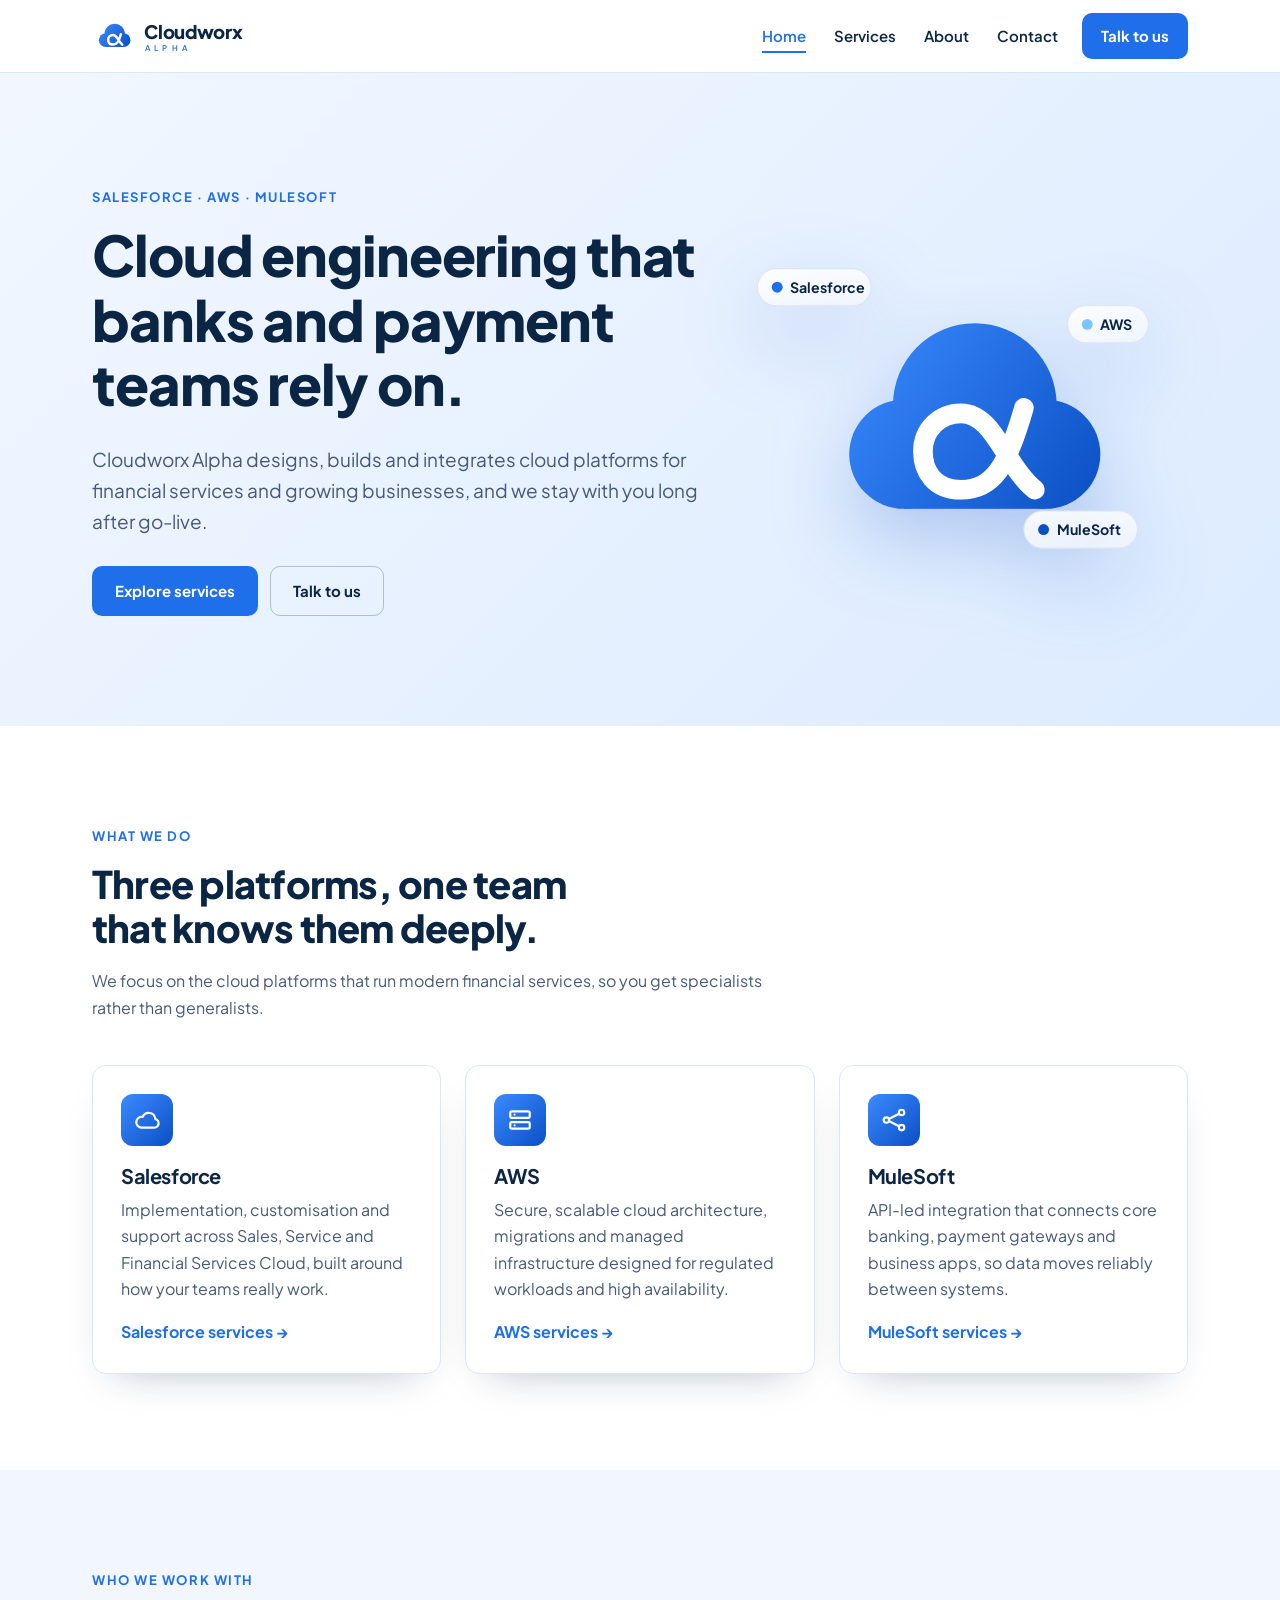
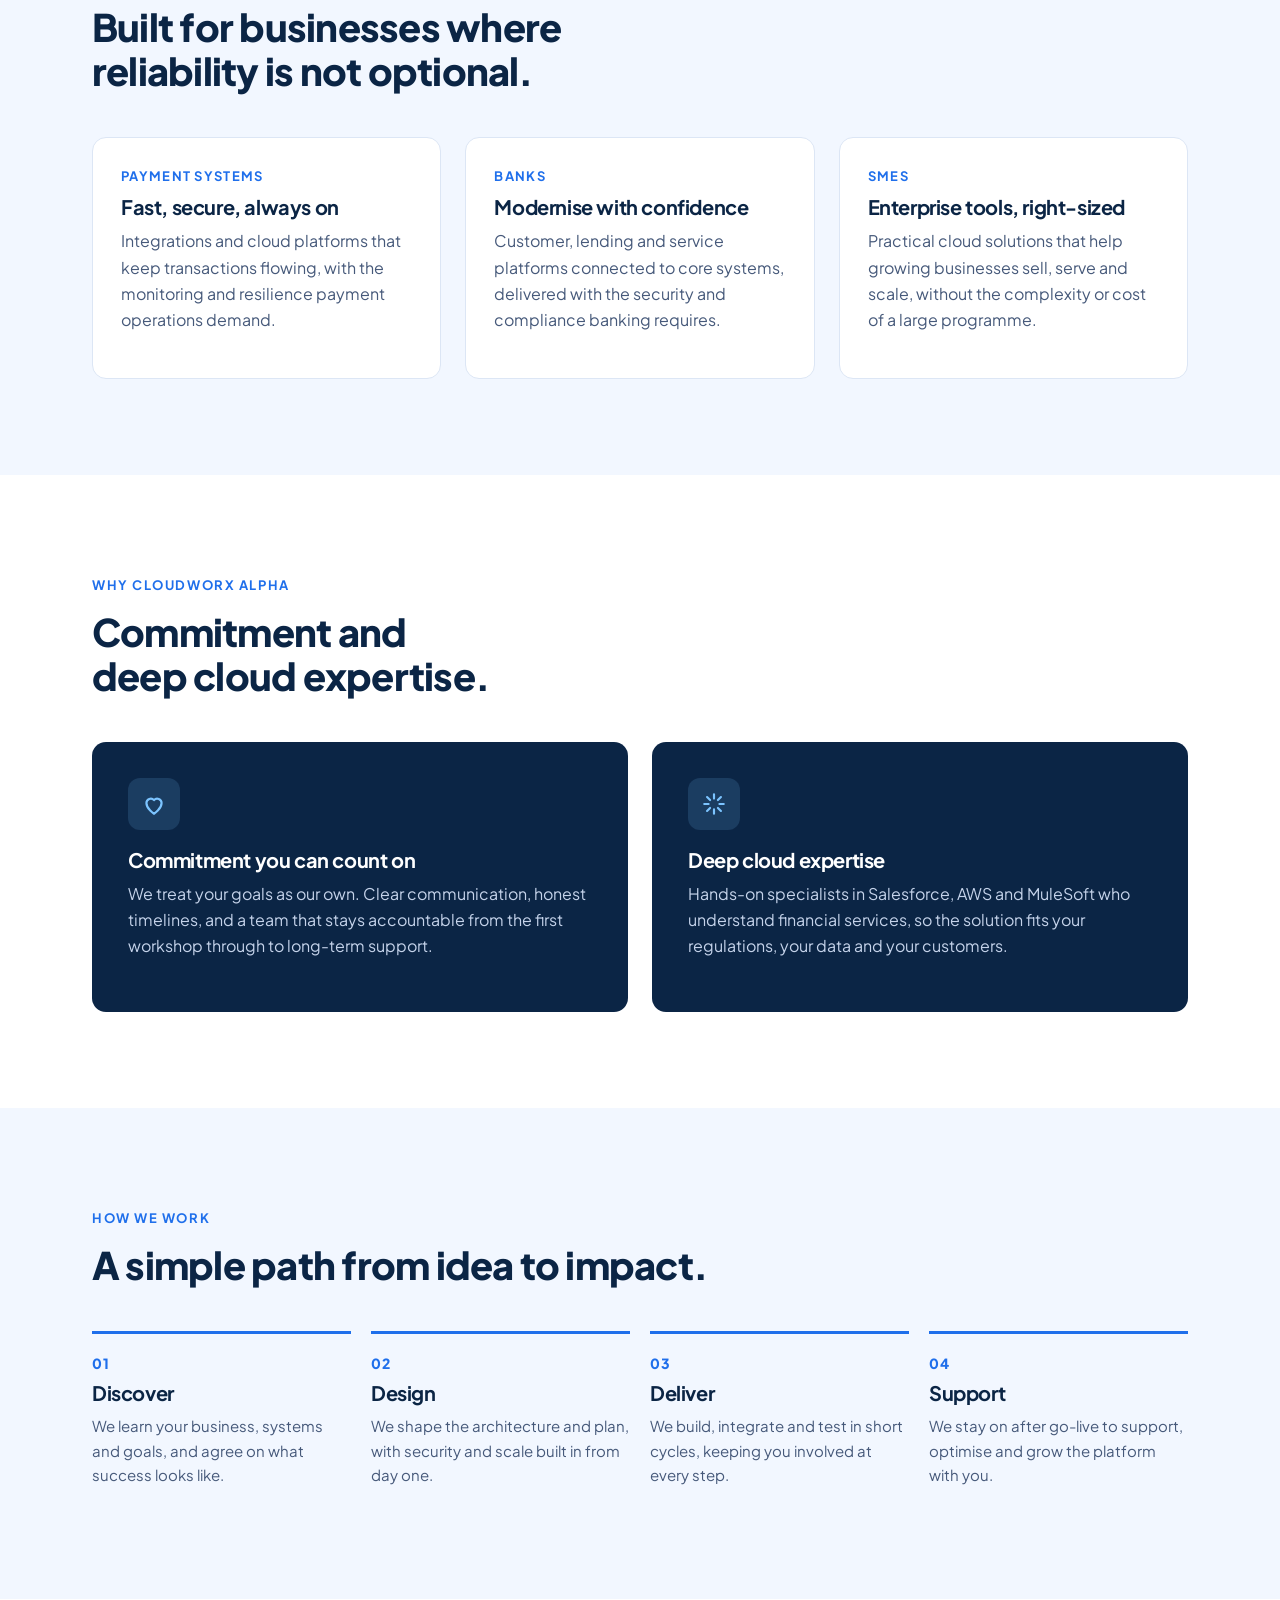
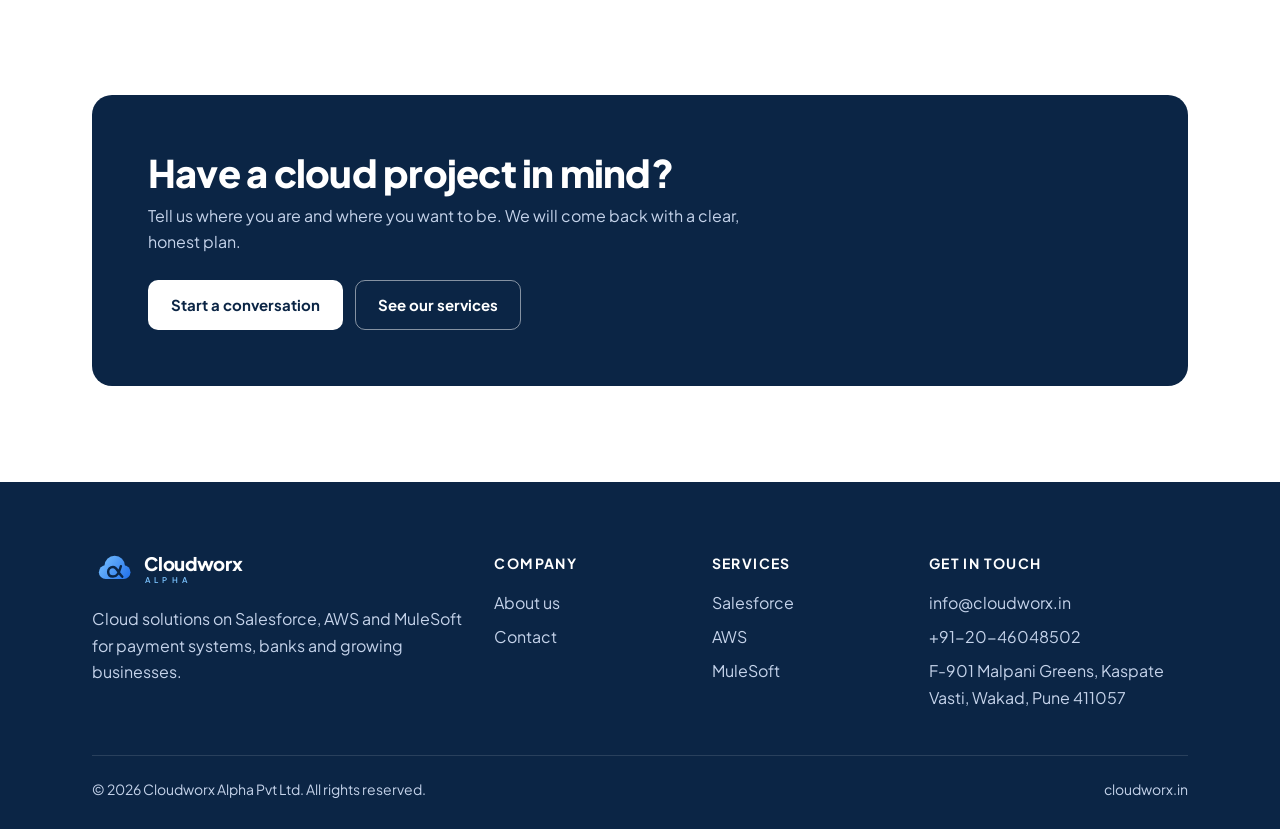
<file: index.html>
<!doctype html>
<html lang="en">
<head>
  <meta charset="utf-8">
  <meta name="viewport" content="width=device-width, initial-scale=1">
  <title>Cloudworx Alpha | Salesforce, AWS and MuleSoft cloud solutions</title>
  <meta name="description" content="Cloudworx Alpha builds cloud solutions on Salesforce, AWS and MuleSoft for payment systems, banks and SMEs.">
  <meta property="og:title" content="Cloudworx Alpha | Salesforce, AWS and MuleSoft cloud solutions">
  <meta property="og:description" content="Cloudworx Alpha builds cloud solutions on Salesforce, AWS and MuleSoft for payment systems, banks and SMEs.">
  <meta property="og:site_name" content="Cloudworx Alpha">
  <link rel="icon" href="assets/img/favicon.svg" type="image/svg+xml">
  <link rel="preconnect" href="https://fonts.googleapis.com">
  <link rel="preconnect" href="https://fonts.gstatic.com" crossorigin>
  <link rel="stylesheet" href="https://fonts.googleapis.com/css2?family=Plus+Jakarta+Sans:wght@400;600;700;800&display=swap">
  <link rel="stylesheet" href="assets/css/style.css">
</head>
<body>
  <a class="skip" href="#main">Skip to content</a>
  <header class="site-header">
    <div class="container nav">
      <a class="brand" href="index.html" aria-label="Cloudworx Alpha home"><svg viewBox="0 0 246 64" role="img" aria-label="Cloudworx Alpha"><defs><linearGradient id="lg-h" gradientUnits="userSpaceOnUse" x1="10" y1="14" x2="56" y2="48"><stop offset="0" stop-color="#3B8BFF"/><stop offset="1" stop-color="#0B4FC4"/></linearGradient></defs><g fill="url(#lg-h)"><circle cx="20" cy="38" r="10"/><circle cx="33" cy="29" r="15"/><circle cx="46" cy="38" r="10"/><rect x="20" y="34" width="26" height="14"/></g><path d="M42 29.5 C39 40 36.5 44.5 30.5 44.5 C25.5 44.5 23.5 41 23.5 37.5 C23.5 33.5 26.5 30.5 30.5 30.5 C36.5 30.5 38.5 40 44 44.5" fill="none" stroke="#FFFFFF" stroke-width="3.6" stroke-linecap="round" stroke-linejoin="round"/><text x="76" y="37" font-family="Plus Jakarta Sans, Segoe UI, sans-serif" font-weight="800" font-size="27" letter-spacing="-0.5" fill="#0B2545">Cloudworx</text><text x="77" y="54" font-family="Plus Jakarta Sans, Segoe UI, sans-serif" font-weight="600" font-size="11.5" letter-spacing="6.2" fill="#1F6FEB">ALPHA</text></svg></a>
      <button class="nav-toggle" aria-expanded="false" aria-controls="nav-links" aria-label="Open menu"><span></span></button>
      <ul class="nav-links" id="nav-links">
        <li><a href="index.html" aria-current="page">Home</a></li>
        <li><a href="services.html">Services</a></li>
        <li><a href="about.html">About</a></li>
        <li><a href="contact.html">Contact</a></li>
        <li class="mobile-cta"><a class="btn btn-primary" href="contact.html">Talk to us</a></li>
      </ul>
      <a class="btn btn-primary" href="contact.html">Talk to us</a>
    </div>
  </header>

  <main id="main">
    <section class="hero">
      <div class="container hero-grid">
        <div>
          <span class="eyebrow">Salesforce &middot; AWS &middot; MuleSoft</span>
          <h1>Cloud engineering that banks and payment teams rely on.</h1>
          <p class="lead">Cloudworx Alpha designs, builds and integrates cloud platforms for financial services and growing businesses, and we stay with you long after go-live.</p>
          <div class="actions">
            <a class="btn btn-primary" href="services.html">Explore services</a>
            <a class="btn btn-ghost" href="contact.html">Talk to us</a>
          </div>
        </div>
        <div class="hero-art"><svg viewBox="0 0 400 320" aria-hidden="true"><defs><linearGradient id="ha" gradientUnits="userSpaceOnUse" x1="10" y1="14" x2="56" y2="48"><stop offset="0" stop-color="#3B8BFF"/><stop offset="1" stop-color="#0B4FC4"/></linearGradient><linearGradient id="hb" x1="0" y1="0" x2="1" y2="1"><stop offset="0" stop-color="#FFFFFF" stop-opacity=".9"/><stop offset="1" stop-color="#FFFFFF" stop-opacity=".55"/></linearGradient></defs>
<g transform="translate(40 20) scale(5)"><g fill="url(#ha)"><circle cx="20" cy="38" r="10"/><circle cx="33" cy="29" r="15"/><circle cx="46" cy="38" r="10"/><rect x="20" y="34" width="26" height="14"/></g><path d="M42 29.5 C39 40 36.5 44.5 30.5 44.5 C25.5 44.5 23.5 41 23.5 37.5 C23.5 33.5 26.5 30.5 30.5 30.5 C36.5 30.5 38.5 40 44 44.5" fill="none" stroke="#FFFFFF" stroke-width="3.6" stroke-linecap="round" stroke-linejoin="round"/></g>
<g font-family="Plus Jakarta Sans, sans-serif" font-weight="700" font-size="13" fill="#0B2545">
<g transform="translate(6 40)"><rect width="104" height="34" rx="17" fill="url(#hb)" stroke="#DCE5F2"/><circle cx="18" cy="17" r="5" fill="#1F6FEB"/><text x="30" y="22">Salesforce</text></g>
<g transform="translate(290 74)"><rect width="74" height="34" rx="17" fill="url(#hb)" stroke="#DCE5F2"/><circle cx="18" cy="17" r="5" fill="#7CC4FF"/><text x="30" y="22">AWS</text></g>
<g transform="translate(250 262)"><rect width="104" height="34" rx="17" fill="url(#hb)" stroke="#DCE5F2"/><circle cx="18" cy="17" r="5" fill="#0B4FC4"/><text x="30" y="22">MuleSoft</text></g>
</g></svg></div>
      </div>
    </section>

    <section class="section">
      <div class="container">
        <div class="section-head">
          <span class="eyebrow">What we do</span>
          <h2>Three platforms, one team that knows them deeply.</h2>
          <p>We focus on the cloud platforms that run modern financial services, so you get specialists rather than generalists.</p>
        </div>
        <div class="grid-3">
          <article class="card">
            <div class="icon"><svg viewBox="0 0 24 24" fill="none" stroke="currentColor" stroke-width="2" stroke-linecap="round" stroke-linejoin="round"><path d="M17.5 19H7a5 5 0 1 1 1.1-9.9A6 6 0 0 1 19.6 11 4 4 0 0 1 17.5 19z"/></svg></div>
            <h3>Salesforce</h3>
            <p>Implementation, customisation and support across Sales, Service and Financial Services Cloud, built around how your teams really work.</p>
            <a class="more" href="services.html#salesforce">Salesforce services &rarr;</a>
          </article>
          <article class="card">
            <div class="icon"><svg viewBox="0 0 24 24" fill="none" stroke="currentColor" stroke-width="2" stroke-linecap="round" stroke-linejoin="round"><rect x="3" y="4" width="18" height="6" rx="1.5"/><rect x="3" y="14" width="18" height="6" rx="1.5"/><path d="M7 7h.01M7 17h.01"/></svg></div>
            <h3>AWS</h3>
            <p>Secure, scalable cloud architecture, migrations and managed infrastructure designed for regulated workloads and high availability.</p>
            <a class="more" href="services.html#aws">AWS services &rarr;</a>
          </article>
          <article class="card">
            <div class="icon"><svg viewBox="0 0 24 24" fill="none" stroke="currentColor" stroke-width="2" stroke-linecap="round" stroke-linejoin="round"><circle cx="5" cy="12" r="2.5"/><circle cx="19" cy="5" r="2.5"/><circle cx="19" cy="19" r="2.5"/><path d="M7.3 11l9.4-4.8M7.3 13l9.4 4.8"/></svg></div>
            <h3>MuleSoft</h3>
            <p>API-led integration that connects core banking, payment gateways and business apps, so data moves reliably between systems.</p>
            <a class="more" href="services.html#mulesoft">MuleSoft services &rarr;</a>
          </article>
        </div>
      </div>
    </section>

    <section class="section section-alt industries">
      <div class="container">
        <div class="section-head">
          <span class="eyebrow">Who we work with</span>
          <h2>Built for businesses where reliability is not optional.</h2>
        </div>
        <div class="grid-3">
          <article class="card">
            <span class="industry-tag">Payment systems</span>
            <h3>Fast, secure, always on</h3>
            <p>Integrations and cloud platforms that keep transactions flowing, with the monitoring and resilience payment operations demand.</p>
          </article>
          <article class="card">
            <span class="industry-tag">Banks</span>
            <h3>Modernise with confidence</h3>
            <p>Customer, lending and service platforms connected to core systems, delivered with the security and compliance banking requires.</p>
          </article>
          <article class="card">
            <span class="industry-tag">SMEs</span>
            <h3>Enterprise tools, right-sized</h3>
            <p>Practical cloud solutions that help growing businesses sell, serve and scale, without the complexity or cost of a large programme.</p>
          </article>
        </div>
      </div>
    </section>

    <section class="section">
      <div class="container">
        <div class="section-head">
          <span class="eyebrow">Why Cloudworx Alpha</span>
          <h2>Commitment and deep cloud expertise.</h2>
        </div>
        <div class="strengths">
          <article class="strength">
            <div class="icon"><svg viewBox="0 0 24 24" fill="none" stroke="currentColor" stroke-width="2" stroke-linecap="round" stroke-linejoin="round"><path d="M12 21s-7-4.4-7-10a4 4 0 0 1 7-2.6A4 4 0 0 1 19 11c0 5.6-7 10-7 10z"/></svg></div>
            <h3>Commitment you can count on</h3>
            <p>We treat your goals as our own. Clear communication, honest timelines, and a team that stays accountable from the first workshop through to long-term support.</p>
          </article>
          <article class="strength">
            <div class="icon"><svg viewBox="0 0 24 24" fill="none" stroke="currentColor" stroke-width="2" stroke-linecap="round" stroke-linejoin="round"><path d="M12 3v4M12 17v4M3 12h4M17 12h4M5.6 5.6l2.8 2.8M15.6 15.6l2.8 2.8M5.6 18.4l2.8-2.8M15.6 8.4l2.8-2.8"/></svg></div>
            <h3>Deep cloud expertise</h3>
            <p>Hands-on specialists in Salesforce, AWS and MuleSoft who understand financial services, so the solution fits your regulations, your data and your customers.</p>
          </article>
        </div>
      </div>
    </section>

    <section class="section section-alt">
      <div class="container">
        <div class="section-head">
          <span class="eyebrow">How we work</span>
          <h2>A simple path from idea to impact.</h2>
        </div>
        <ol class="steps">
          <li><h3>Discover</h3><p>We learn your business, systems and goals, and agree on what success looks like.</p></li>
          <li><h3>Design</h3><p>We shape the architecture and plan, with security and scale built in from day one.</p></li>
          <li><h3>Deliver</h3><p>We build, integrate and test in short cycles, keeping you involved at every step.</p></li>
          <li><h3>Support</h3><p>We stay on after go-live to support, optimise and grow the platform with you.</p></li>
        </ol>
      </div>
    </section>

    <section class="section">
      <div class="container">
        <div class="cta-band">
          <div>
            <h2>Have a cloud project in mind?</h2>
            <p>Tell us where you are and where you want to be. We will come back with a clear, honest plan.</p>
          </div>
          <div class="actions">
            <a class="btn btn-light" href="contact.html">Start a conversation</a>
            <a class="btn btn-outline-light" href="services.html">See our services</a>
          </div>
        </div>
      </div>
    </section>
  </main>

  <footer class="site-footer">
    <div class="container">
      <div class="footer-grid">
        <div>
          <a class="brand" href="index.html" aria-label="Cloudworx Alpha home"><svg viewBox="0 0 246 64" role="img" aria-label="Cloudworx Alpha"><defs><linearGradient id="lg-f" gradientUnits="userSpaceOnUse" x1="10" y1="14" x2="56" y2="48"><stop offset="0" stop-color="#7CC4FF"/><stop offset="1" stop-color="#1F6FEB"/></linearGradient></defs><g fill="url(#lg-f)"><circle cx="20" cy="38" r="10"/><circle cx="33" cy="29" r="15"/><circle cx="46" cy="38" r="10"/><rect x="20" y="34" width="26" height="14"/></g><path d="M42 29.5 C39 40 36.5 44.5 30.5 44.5 C25.5 44.5 23.5 41 23.5 37.5 C23.5 33.5 26.5 30.5 30.5 30.5 C36.5 30.5 38.5 40 44 44.5" fill="none" stroke="#0B2545" stroke-width="3.6" stroke-linecap="round" stroke-linejoin="round"/><text x="76" y="37" font-family="Plus Jakarta Sans, Segoe UI, sans-serif" font-weight="800" font-size="27" letter-spacing="-0.5" fill="#FFFFFF">Cloudworx</text><text x="77" y="54" font-family="Plus Jakarta Sans, Segoe UI, sans-serif" font-weight="600" font-size="11.5" letter-spacing="6.2" fill="#7CC4FF">ALPHA</text></svg></a>
          <p style="margin-top:16px;max-width:36ch">Cloud solutions on Salesforce, AWS and MuleSoft for payment systems, banks and growing businesses.</p>
        </div>
        <div>
          <h4>Company</h4>
          <ul><li><a href="about.html">About us</a></li><li><a href="contact.html">Contact</a></li></ul>
        </div>
        <div>
          <h4>Services</h4>
          <ul><li><a href="services.html#salesforce">Salesforce</a></li><li><a href="services.html#aws">AWS</a></li><li><a href="services.html#mulesoft">MuleSoft</a></li></ul>
        </div>
        <div>
          <h4>Get in touch</h4>
          <ul><li><a href="mailto:info@cloudworx.in">info@cloudworx.in</a></li><li><a href="tel:+912046048502">+91-20-46048502</a></li><li>F-901 Malpani Greens, Kaspate Vasti, Wakad, Pune 411057</li></ul>
        </div>
      </div>
      <div class="footer-bottom">
        <span>&copy; <span id="year">2026</span> Cloudworx Alpha Pvt Ltd. All rights reserved.</span>
        <span>cloudworx.in</span>
      </div>
    </div>
  </footer>
  <script src="assets/js/main.js"></script>
</body>
</html>
</file>
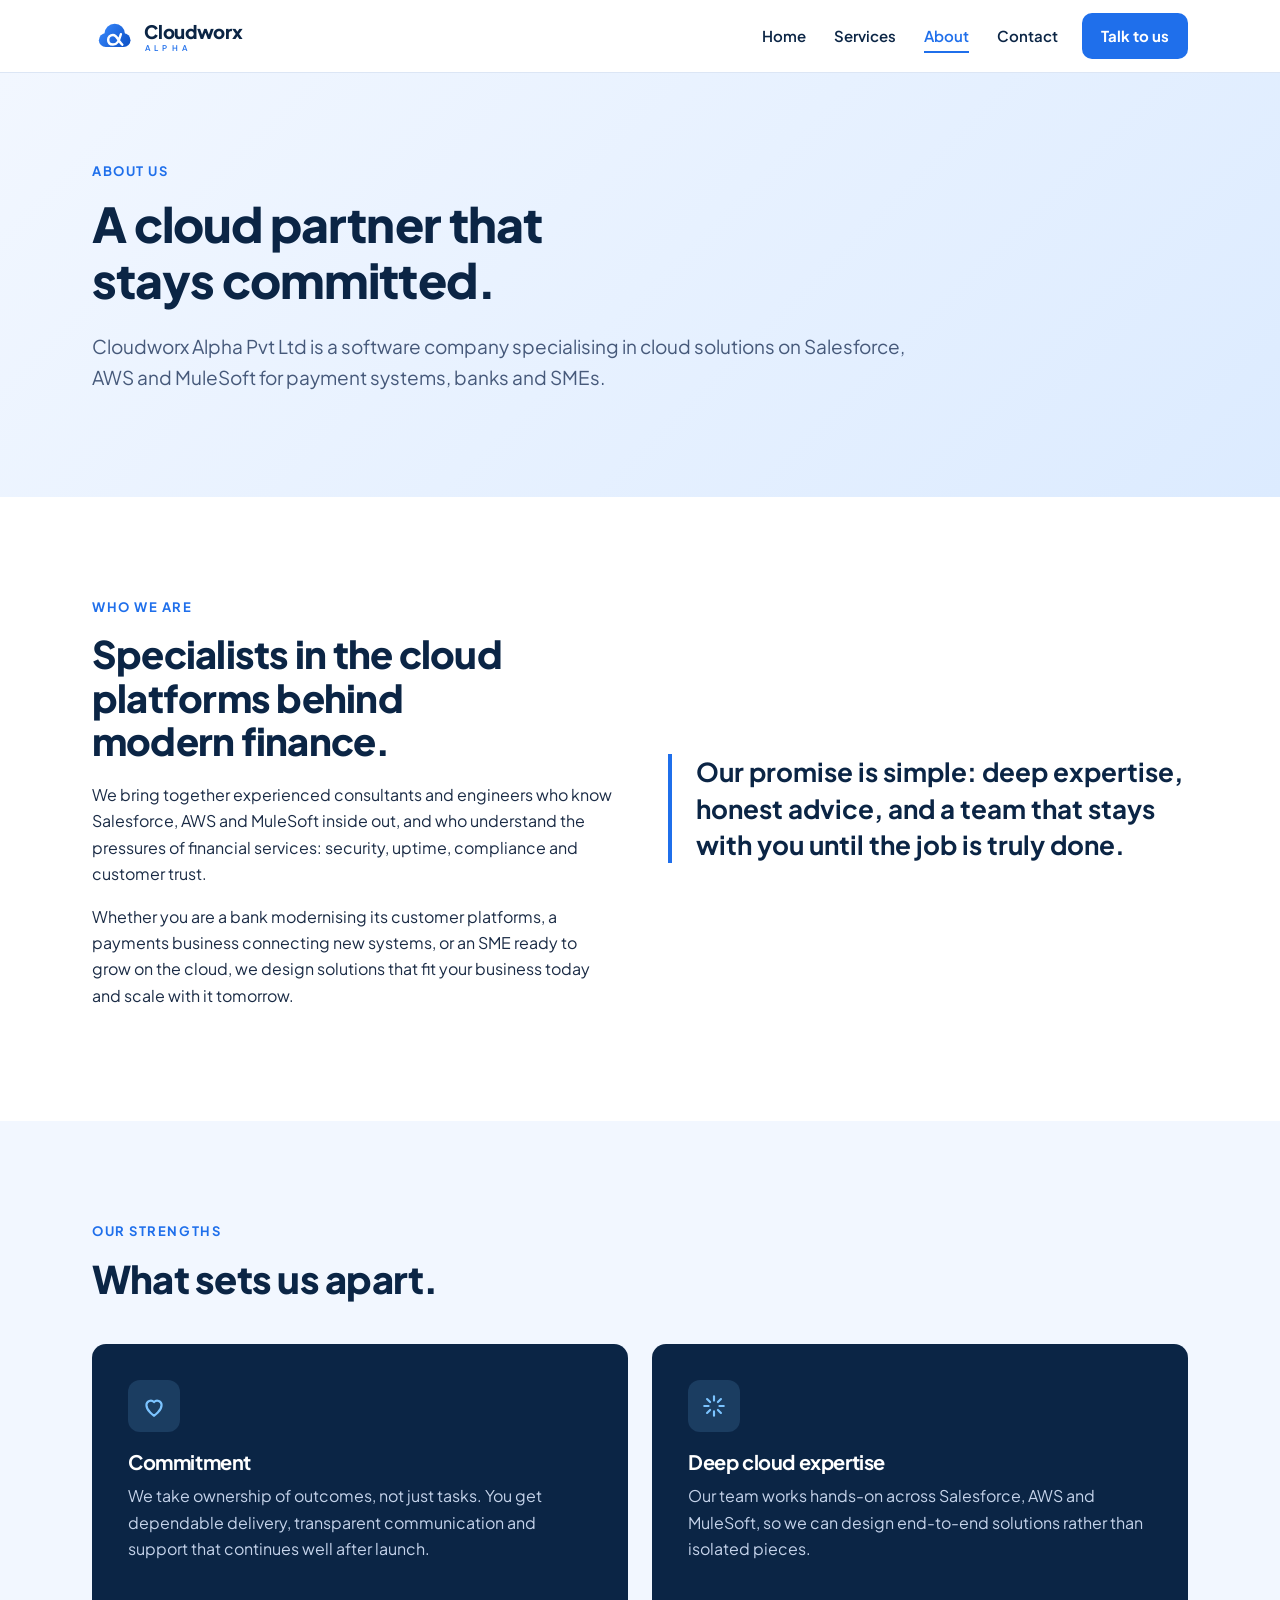
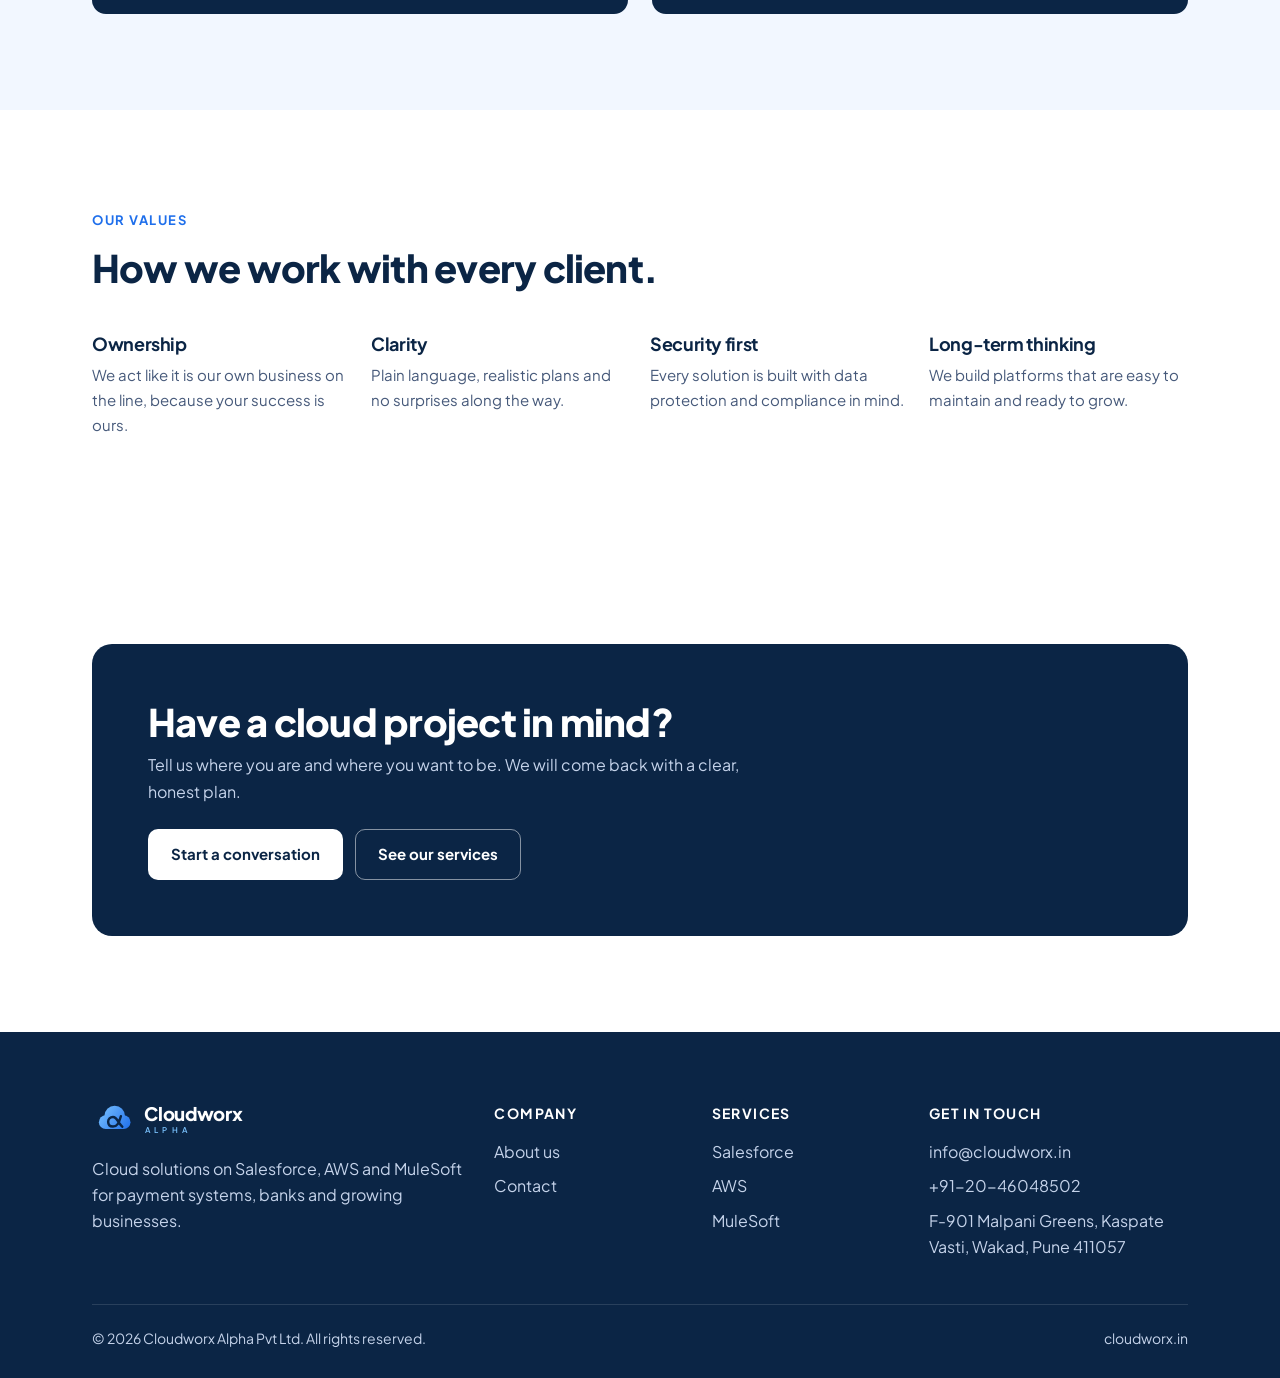
<file: about.html>
<!doctype html>
<html lang="en">
<head>
  <meta charset="utf-8">
  <meta name="viewport" content="width=device-width, initial-scale=1">
  <title>About | Cloudworx Alpha</title>
  <meta name="description" content="Cloudworx Alpha Pvt Ltd is a cloud solutions company known for commitment and deep cloud expertise.">
  <meta property="og:title" content="About | Cloudworx Alpha">
  <meta property="og:description" content="Cloudworx Alpha Pvt Ltd is a cloud solutions company known for commitment and deep cloud expertise.">
  <meta property="og:site_name" content="Cloudworx Alpha">
  <link rel="icon" href="assets/img/favicon.svg" type="image/svg+xml">
  <link rel="preconnect" href="https://fonts.googleapis.com">
  <link rel="preconnect" href="https://fonts.gstatic.com" crossorigin>
  <link rel="stylesheet" href="https://fonts.googleapis.com/css2?family=Plus+Jakarta+Sans:wght@400;600;700;800&display=swap">
  <link rel="stylesheet" href="assets/css/style.css">
</head>
<body>
  <a class="skip" href="#main">Skip to content</a>
  <header class="site-header">
    <div class="container nav">
      <a class="brand" href="index.html" aria-label="Cloudworx Alpha home"><svg viewBox="0 0 246 64" role="img" aria-label="Cloudworx Alpha"><defs><linearGradient id="lg-h" gradientUnits="userSpaceOnUse" x1="10" y1="14" x2="56" y2="48"><stop offset="0" stop-color="#3B8BFF"/><stop offset="1" stop-color="#0B4FC4"/></linearGradient></defs><g fill="url(#lg-h)"><circle cx="20" cy="38" r="10"/><circle cx="33" cy="29" r="15"/><circle cx="46" cy="38" r="10"/><rect x="20" y="34" width="26" height="14"/></g><path d="M42 29.5 C39 40 36.5 44.5 30.5 44.5 C25.5 44.5 23.5 41 23.5 37.5 C23.5 33.5 26.5 30.5 30.5 30.5 C36.5 30.5 38.5 40 44 44.5" fill="none" stroke="#FFFFFF" stroke-width="3.6" stroke-linecap="round" stroke-linejoin="round"/><text x="76" y="37" font-family="Plus Jakarta Sans, Segoe UI, sans-serif" font-weight="800" font-size="27" letter-spacing="-0.5" fill="#0B2545">Cloudworx</text><text x="77" y="54" font-family="Plus Jakarta Sans, Segoe UI, sans-serif" font-weight="600" font-size="11.5" letter-spacing="6.2" fill="#1F6FEB">ALPHA</text></svg></a>
      <button class="nav-toggle" aria-expanded="false" aria-controls="nav-links" aria-label="Open menu"><span></span></button>
      <ul class="nav-links" id="nav-links">
        <li><a href="index.html">Home</a></li>
        <li><a href="services.html">Services</a></li>
        <li><a href="about.html" aria-current="page">About</a></li>
        <li><a href="contact.html">Contact</a></li>
        <li class="mobile-cta"><a class="btn btn-primary" href="contact.html">Talk to us</a></li>
      </ul>
      <a class="btn btn-primary" href="contact.html">Talk to us</a>
    </div>
  </header>

  <main id="main">
    <section class="page-hero">
      <div class="container">
        <span class="eyebrow">About us</span>
        <h1>A cloud partner that stays committed.</h1>
        <p class="lead">Cloudworx Alpha Pvt Ltd is a software company specialising in cloud solutions on Salesforce, AWS and MuleSoft for payment systems, banks and SMEs.</p>
      </div>
    </section>

    <section class="section">
      <div class="container split">
        <div>
          <span class="eyebrow">Who we are</span>
          <h2>Specialists in the cloud platforms behind modern finance.</h2>
          <p>We bring together experienced consultants and engineers who know Salesforce, AWS and MuleSoft inside out, and who understand the pressures of financial services: security, uptime, compliance and customer trust.</p>
          <p>Whether you are a bank modernising its customer platforms, a payments business connecting new systems, or an SME ready to grow on the cloud, we design solutions that fit your business today and scale with it tomorrow.</p>
        </div>
        <blockquote class="quote">Our promise is simple: deep expertise, honest advice, and a team that stays with you until the job is truly done.</blockquote>
      </div>
    </section>

    <section class="section section-alt">
      <div class="container">
        <div class="section-head">
          <span class="eyebrow">Our strengths</span>
          <h2>What sets us apart.</h2>
        </div>
        <div class="strengths">
          <article class="strength">
            <div class="icon"><svg viewBox="0 0 24 24" fill="none" stroke="currentColor" stroke-width="2" stroke-linecap="round" stroke-linejoin="round"><path d="M12 21s-7-4.4-7-10a4 4 0 0 1 7-2.6A4 4 0 0 1 19 11c0 5.6-7 10-7 10z"/></svg></div>
            <h3>Commitment</h3>
            <p>We take ownership of outcomes, not just tasks. You get dependable delivery, transparent communication and support that continues well after launch.</p>
          </article>
          <article class="strength">
            <div class="icon"><svg viewBox="0 0 24 24" fill="none" stroke="currentColor" stroke-width="2" stroke-linecap="round" stroke-linejoin="round"><path d="M12 3v4M12 17v4M3 12h4M17 12h4M5.6 5.6l2.8 2.8M15.6 15.6l2.8 2.8M5.6 18.4l2.8-2.8M15.6 8.4l2.8-2.8"/></svg></div>
            <h3>Deep cloud expertise</h3>
            <p>Our team works hands-on across Salesforce, AWS and MuleSoft, so we can design end-to-end solutions rather than isolated pieces.</p>
          </article>
        </div>
      </div>
    </section>

    <section class="section">
      <div class="container">
        <div class="section-head">
          <span class="eyebrow">Our values</span>
          <h2>How we work with every client.</h2>
        </div>
        <div class="values">
          <div class="value"><h3>Ownership</h3><p>We act like it is our own business on the line, because your success is ours.</p></div>
          <div class="value"><h3>Clarity</h3><p>Plain language, realistic plans and no surprises along the way.</p></div>
          <div class="value"><h3>Security first</h3><p>Every solution is built with data protection and compliance in mind.</p></div>
          <div class="value"><h3>Long-term thinking</h3><p>We build platforms that are easy to maintain and ready to grow.</p></div>
        </div>
      </div>
    </section>

    <section class="section">
      <div class="container">
        <div class="cta-band">
          <div>
            <h2>Have a cloud project in mind?</h2>
            <p>Tell us where you are and where you want to be. We will come back with a clear, honest plan.</p>
          </div>
          <div class="actions">
            <a class="btn btn-light" href="contact.html">Start a conversation</a>
            <a class="btn btn-outline-light" href="services.html">See our services</a>
          </div>
        </div>
      </div>
    </section>
  </main>

  <footer class="site-footer">
    <div class="container">
      <div class="footer-grid">
        <div>
          <a class="brand" href="index.html" aria-label="Cloudworx Alpha home"><svg viewBox="0 0 246 64" role="img" aria-label="Cloudworx Alpha"><defs><linearGradient id="lg-f" gradientUnits="userSpaceOnUse" x1="10" y1="14" x2="56" y2="48"><stop offset="0" stop-color="#7CC4FF"/><stop offset="1" stop-color="#1F6FEB"/></linearGradient></defs><g fill="url(#lg-f)"><circle cx="20" cy="38" r="10"/><circle cx="33" cy="29" r="15"/><circle cx="46" cy="38" r="10"/><rect x="20" y="34" width="26" height="14"/></g><path d="M42 29.5 C39 40 36.5 44.5 30.5 44.5 C25.5 44.5 23.5 41 23.5 37.5 C23.5 33.5 26.5 30.5 30.5 30.5 C36.5 30.5 38.5 40 44 44.5" fill="none" stroke="#0B2545" stroke-width="3.6" stroke-linecap="round" stroke-linejoin="round"/><text x="76" y="37" font-family="Plus Jakarta Sans, Segoe UI, sans-serif" font-weight="800" font-size="27" letter-spacing="-0.5" fill="#FFFFFF">Cloudworx</text><text x="77" y="54" font-family="Plus Jakarta Sans, Segoe UI, sans-serif" font-weight="600" font-size="11.5" letter-spacing="6.2" fill="#7CC4FF">ALPHA</text></svg></a>
          <p style="margin-top:16px;max-width:36ch">Cloud solutions on Salesforce, AWS and MuleSoft for payment systems, banks and growing businesses.</p>
        </div>
        <div>
          <h4>Company</h4>
          <ul><li><a href="about.html">About us</a></li><li><a href="contact.html">Contact</a></li></ul>
        </div>
        <div>
          <h4>Services</h4>
          <ul><li><a href="services.html#salesforce">Salesforce</a></li><li><a href="services.html#aws">AWS</a></li><li><a href="services.html#mulesoft">MuleSoft</a></li></ul>
        </div>
        <div>
          <h4>Get in touch</h4>
          <ul><li><a href="mailto:info@cloudworx.in">info@cloudworx.in</a></li><li><a href="tel:+912046048502">+91-20-46048502</a></li><li>F-901 Malpani Greens, Kaspate Vasti, Wakad, Pune 411057</li></ul>
        </div>
      </div>
      <div class="footer-bottom">
        <span>&copy; <span id="year">2026</span> Cloudworx Alpha Pvt Ltd. All rights reserved.</span>
        <span>cloudworx.in</span>
      </div>
    </div>
  </footer>
  <script src="assets/js/main.js"></script>
</body>
</html>
</file>
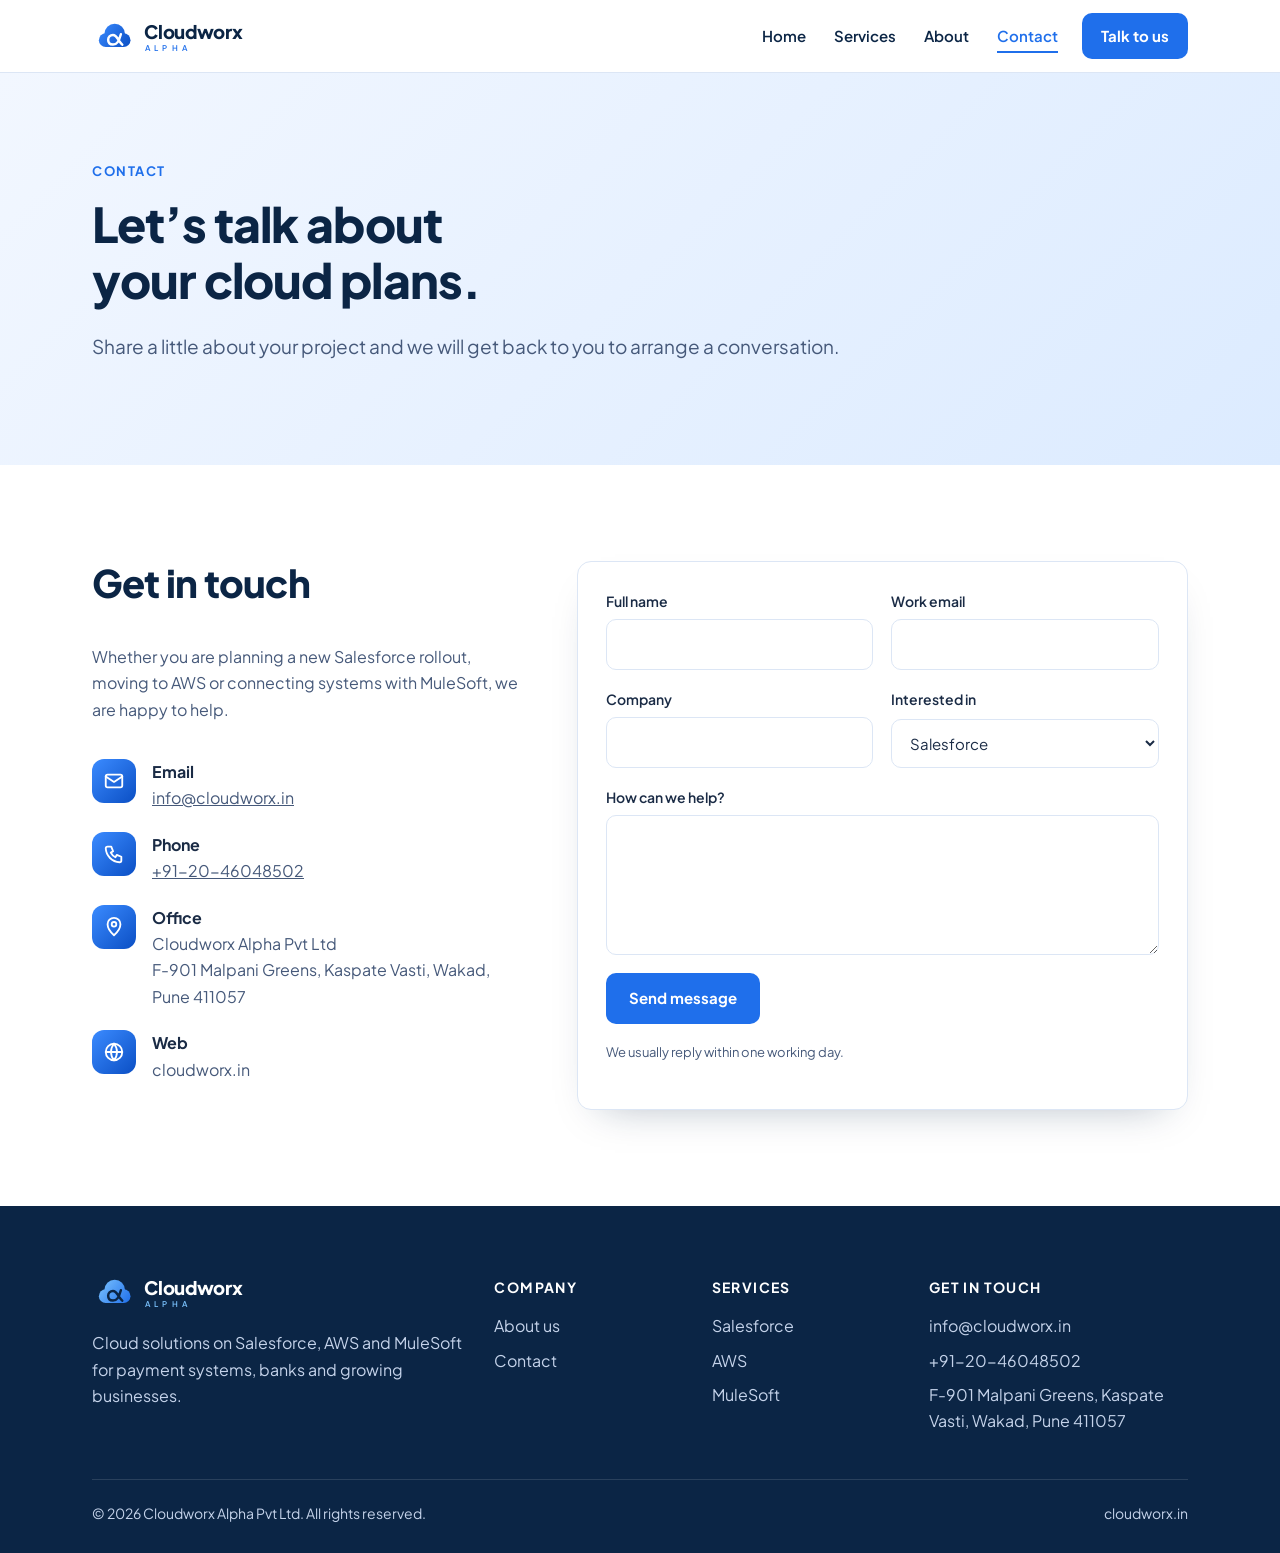
<file: contact.html>
<!doctype html>
<html lang="en">
<head>
  <meta charset="utf-8">
  <meta name="viewport" content="width=device-width, initial-scale=1">
  <title>Contact | Cloudworx Alpha</title>
  <meta name="description" content="Get in touch with Cloudworx Alpha about Salesforce, AWS and MuleSoft projects.">
  <meta property="og:title" content="Contact | Cloudworx Alpha">
  <meta property="og:description" content="Get in touch with Cloudworx Alpha about Salesforce, AWS and MuleSoft projects.">
  <meta property="og:site_name" content="Cloudworx Alpha">
  <link rel="icon" href="assets/img/favicon.svg" type="image/svg+xml">
  <link rel="preconnect" href="https://fonts.googleapis.com">
  <link rel="preconnect" href="https://fonts.gstatic.com" crossorigin>
  <link rel="stylesheet" href="https://fonts.googleapis.com/css2?family=Plus+Jakarta+Sans:wght@400;600;700;800&display=swap">
  <link rel="stylesheet" href="assets/css/style.css">
</head>
<body>
  <a class="skip" href="#main">Skip to content</a>
  <header class="site-header">
    <div class="container nav">
      <a class="brand" href="index.html" aria-label="Cloudworx Alpha home"><svg viewBox="0 0 246 64" role="img" aria-label="Cloudworx Alpha"><defs><linearGradient id="lg-h" gradientUnits="userSpaceOnUse" x1="10" y1="14" x2="56" y2="48"><stop offset="0" stop-color="#3B8BFF"/><stop offset="1" stop-color="#0B4FC4"/></linearGradient></defs><g fill="url(#lg-h)"><circle cx="20" cy="38" r="10"/><circle cx="33" cy="29" r="15"/><circle cx="46" cy="38" r="10"/><rect x="20" y="34" width="26" height="14"/></g><path d="M42 29.5 C39 40 36.5 44.5 30.5 44.5 C25.5 44.5 23.5 41 23.5 37.5 C23.5 33.5 26.5 30.5 30.5 30.5 C36.5 30.5 38.5 40 44 44.5" fill="none" stroke="#FFFFFF" stroke-width="3.6" stroke-linecap="round" stroke-linejoin="round"/><text x="76" y="37" font-family="Plus Jakarta Sans, Segoe UI, sans-serif" font-weight="800" font-size="27" letter-spacing="-0.5" fill="#0B2545">Cloudworx</text><text x="77" y="54" font-family="Plus Jakarta Sans, Segoe UI, sans-serif" font-weight="600" font-size="11.5" letter-spacing="6.2" fill="#1F6FEB">ALPHA</text></svg></a>
      <button class="nav-toggle" aria-expanded="false" aria-controls="nav-links" aria-label="Open menu"><span></span></button>
      <ul class="nav-links" id="nav-links">
        <li><a href="index.html">Home</a></li>
        <li><a href="services.html">Services</a></li>
        <li><a href="about.html">About</a></li>
        <li><a href="contact.html" aria-current="page">Contact</a></li>
        <li class="mobile-cta"><a class="btn btn-primary" href="contact.html">Talk to us</a></li>
      </ul>
      <a class="btn btn-primary" href="contact.html">Talk to us</a>
    </div>
  </header>

  <main id="main">
    <section class="page-hero">
      <div class="container">
        <span class="eyebrow">Contact</span>
        <h1>Let&rsquo;s talk about your cloud plans.</h1>
        <p class="lead">Share a little about your project and we will get back to you to arrange a conversation.</p>
      </div>
    </section>

    <section class="section">
      <div class="container contact-grid">
        <div class="contact-info">
          <h2>Get in touch</h2>
          <p style="color:var(--sub)">Whether you are planning a new Salesforce rollout, moving to AWS or connecting systems with MuleSoft, we are happy to help.</p>
          <div class="contact-item"><div class="icon"><svg viewBox="0 0 24 24" fill="none" stroke="currentColor" stroke-width="2" stroke-linecap="round" stroke-linejoin="round"><rect x="3" y="5" width="18" height="14" rx="2"/><path d="M3 7l9 6 9-6"/></svg></div><div><strong>Email</strong><a href="mailto:info@cloudworx.in">info@cloudworx.in</a></div></div>
          <div class="contact-item"><div class="icon"><svg viewBox="0 0 24 24" fill="none" stroke="currentColor" stroke-width="2" stroke-linecap="round" stroke-linejoin="round"><path d="M5 4h4l2 5-2.5 1.5a11 11 0 0 0 5 5L15 13l5 2v4a2 2 0 0 1-2 2A16 16 0 0 1 3 6a2 2 0 0 1 2-2z"/></svg></div><div><strong>Phone</strong><a href="tel:+912046048502">+91-20-46048502</a></div></div>
          <div class="contact-item"><div class="icon"><svg viewBox="0 0 24 24" fill="none" stroke="currentColor" stroke-width="2" stroke-linecap="round" stroke-linejoin="round"><path d="M12 21s7-6.2 7-12a7 7 0 0 0-14 0c0 5.8 7 12 7 12z"/><circle cx="12" cy="9" r="2.5"/></svg></div><div><strong>Office</strong><span>Cloudworx Alpha Pvt Ltd<br>F-901 Malpani Greens, Kaspate Vasti, Wakad, Pune 411057</span></div></div>
          <div class="contact-item"><div class="icon"><svg viewBox="0 0 24 24" fill="none" stroke="currentColor" stroke-width="2" stroke-linecap="round" stroke-linejoin="round"><circle cx="12" cy="12" r="9"/><path d="M3 12h18M12 3a14 14 0 0 1 0 18M12 3a14 14 0 0 0 0 18"/></svg></div><div><strong>Web</strong><span>cloudworx.in</span></div></div>
        </div>
        <form class="card" id="contact-form" action="https://api.web3forms.com/submit" method="POST" novalidate>
          <input type="hidden" name="access_key" value="418dc3aa-b492-4b07-bd92-45a0e8e7a758">
          <input type="hidden" name="from_name" value="cloudworx.in website">
          <input type="checkbox" name="botcheck" class="hp" tabindex="-1" autocomplete="off" aria-hidden="true">
          <div class="field-row">
            <div class="field"><label for="name">Full name</label><input id="name" name="name" autocomplete="name" required></div>
            <div class="field"><label for="email">Work email</label><input id="email" name="email" type="email" autocomplete="email" required></div>
          </div>
          <div class="field-row">
            <div class="field"><label for="company">Company</label><input id="company" name="company" autocomplete="organization"></div>
            <div class="field"><label for="interest">Interested in</label>
              <select id="interest" name="interest">
                <option>Salesforce</option><option>AWS</option><option>MuleSoft</option><option>Managed support</option><option>Not sure yet</option>
              </select>
            </div>
          </div>
          <div class="field"><label for="message">How can we help?</label><textarea id="message" name="message" required></textarea></div>
          <button class="btn btn-primary" type="submit" style="align-self:flex-start">Send message</button>
          <p class="form-note">We usually reply within one working day.</p>
          <p class="form-status" id="form-status" role="status"></p>
        </form>
      </div>
    </section>
  </main>

  <footer class="site-footer">
    <div class="container">
      <div class="footer-grid">
        <div>
          <a class="brand" href="index.html" aria-label="Cloudworx Alpha home"><svg viewBox="0 0 246 64" role="img" aria-label="Cloudworx Alpha"><defs><linearGradient id="lg-f" gradientUnits="userSpaceOnUse" x1="10" y1="14" x2="56" y2="48"><stop offset="0" stop-color="#7CC4FF"/><stop offset="1" stop-color="#1F6FEB"/></linearGradient></defs><g fill="url(#lg-f)"><circle cx="20" cy="38" r="10"/><circle cx="33" cy="29" r="15"/><circle cx="46" cy="38" r="10"/><rect x="20" y="34" width="26" height="14"/></g><path d="M42 29.5 C39 40 36.5 44.5 30.5 44.5 C25.5 44.5 23.5 41 23.5 37.5 C23.5 33.5 26.5 30.5 30.5 30.5 C36.5 30.5 38.5 40 44 44.5" fill="none" stroke="#0B2545" stroke-width="3.6" stroke-linecap="round" stroke-linejoin="round"/><text x="76" y="37" font-family="Plus Jakarta Sans, Segoe UI, sans-serif" font-weight="800" font-size="27" letter-spacing="-0.5" fill="#FFFFFF">Cloudworx</text><text x="77" y="54" font-family="Plus Jakarta Sans, Segoe UI, sans-serif" font-weight="600" font-size="11.5" letter-spacing="6.2" fill="#7CC4FF">ALPHA</text></svg></a>
          <p style="margin-top:16px;max-width:36ch">Cloud solutions on Salesforce, AWS and MuleSoft for payment systems, banks and growing businesses.</p>
        </div>
        <div>
          <h4>Company</h4>
          <ul><li><a href="about.html">About us</a></li><li><a href="contact.html">Contact</a></li></ul>
        </div>
        <div>
          <h4>Services</h4>
          <ul><li><a href="services.html#salesforce">Salesforce</a></li><li><a href="services.html#aws">AWS</a></li><li><a href="services.html#mulesoft">MuleSoft</a></li></ul>
        </div>
        <div>
          <h4>Get in touch</h4>
          <ul><li><a href="mailto:info@cloudworx.in">info@cloudworx.in</a></li><li><a href="tel:+912046048502">+91-20-46048502</a></li><li>F-901 Malpani Greens, Kaspate Vasti, Wakad, Pune 411057</li></ul>
        </div>
      </div>
      <div class="footer-bottom">
        <span>&copy; <span id="year">2026</span> Cloudworx Alpha Pvt Ltd. All rights reserved.</span>
        <span>cloudworx.in</span>
      </div>
    </div>
  </footer>
  <script src="assets/js/main.js"></script>
</body>
</html>
</file>
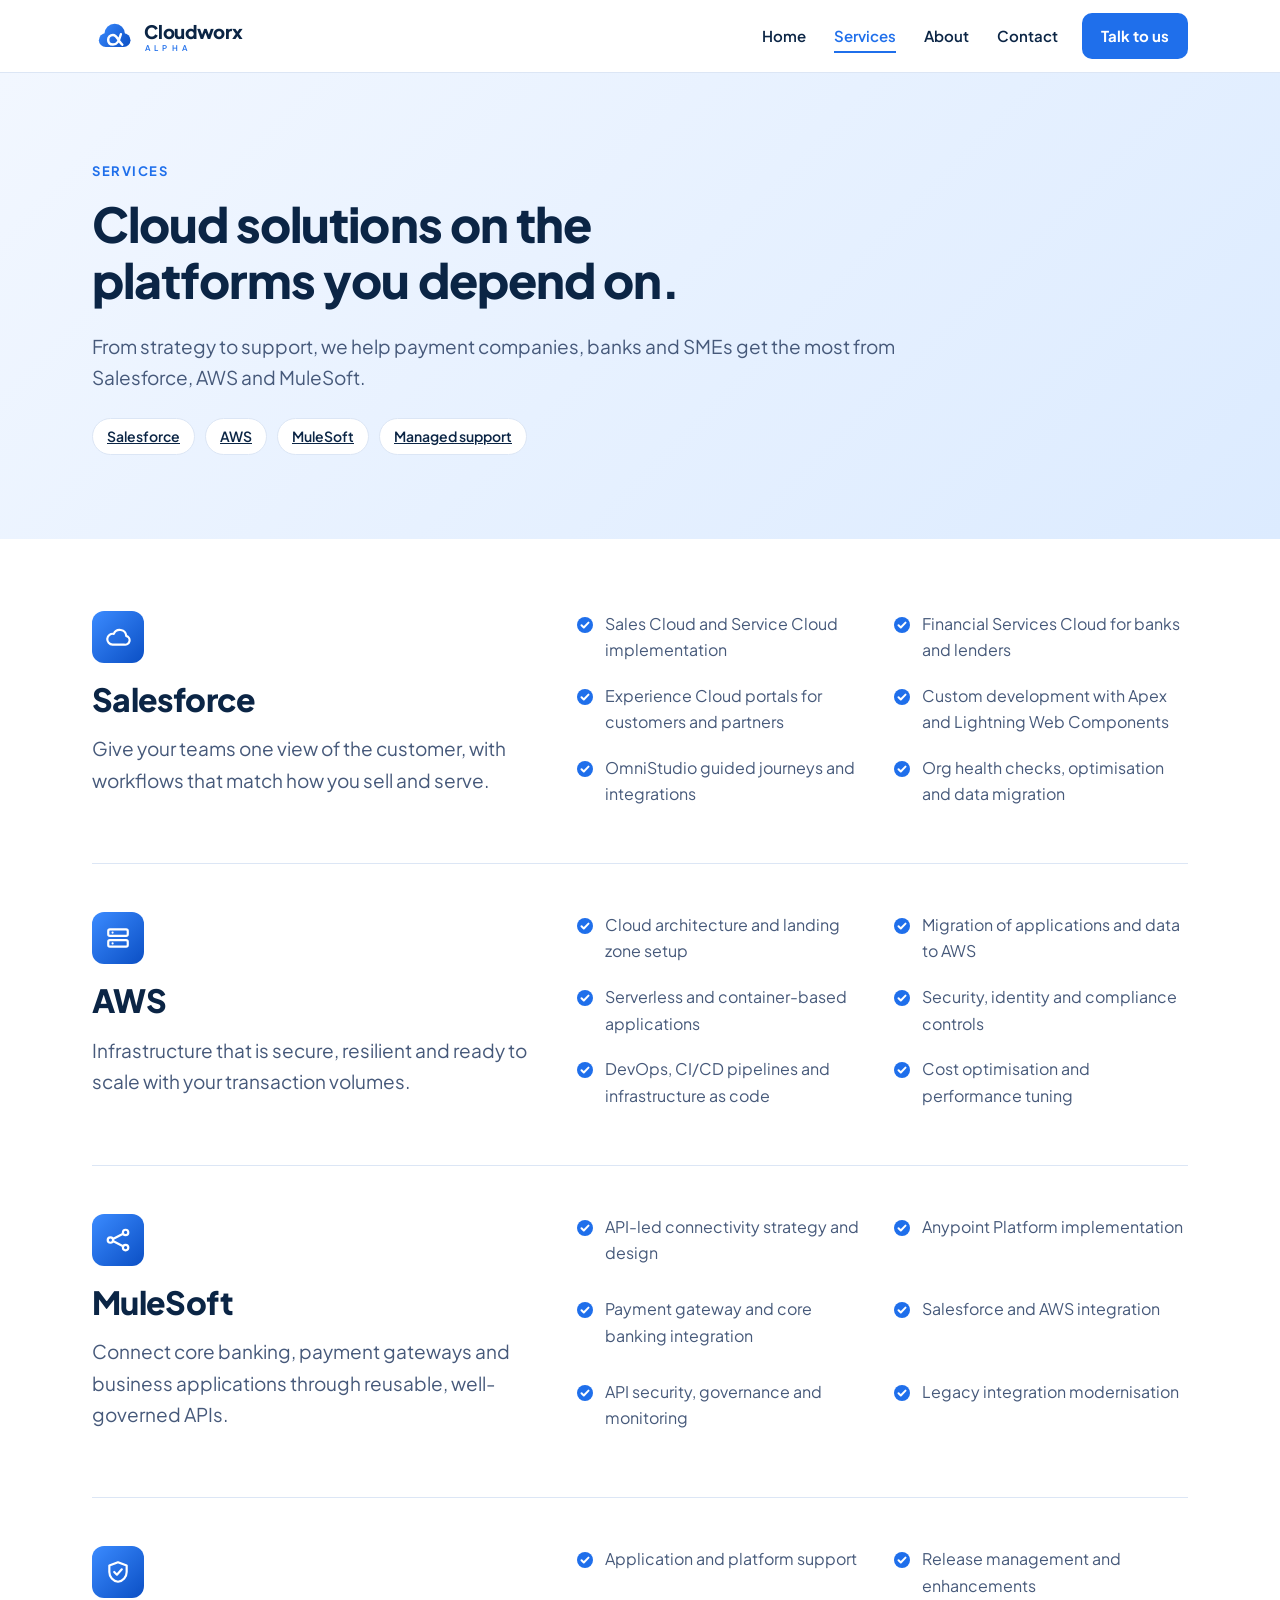
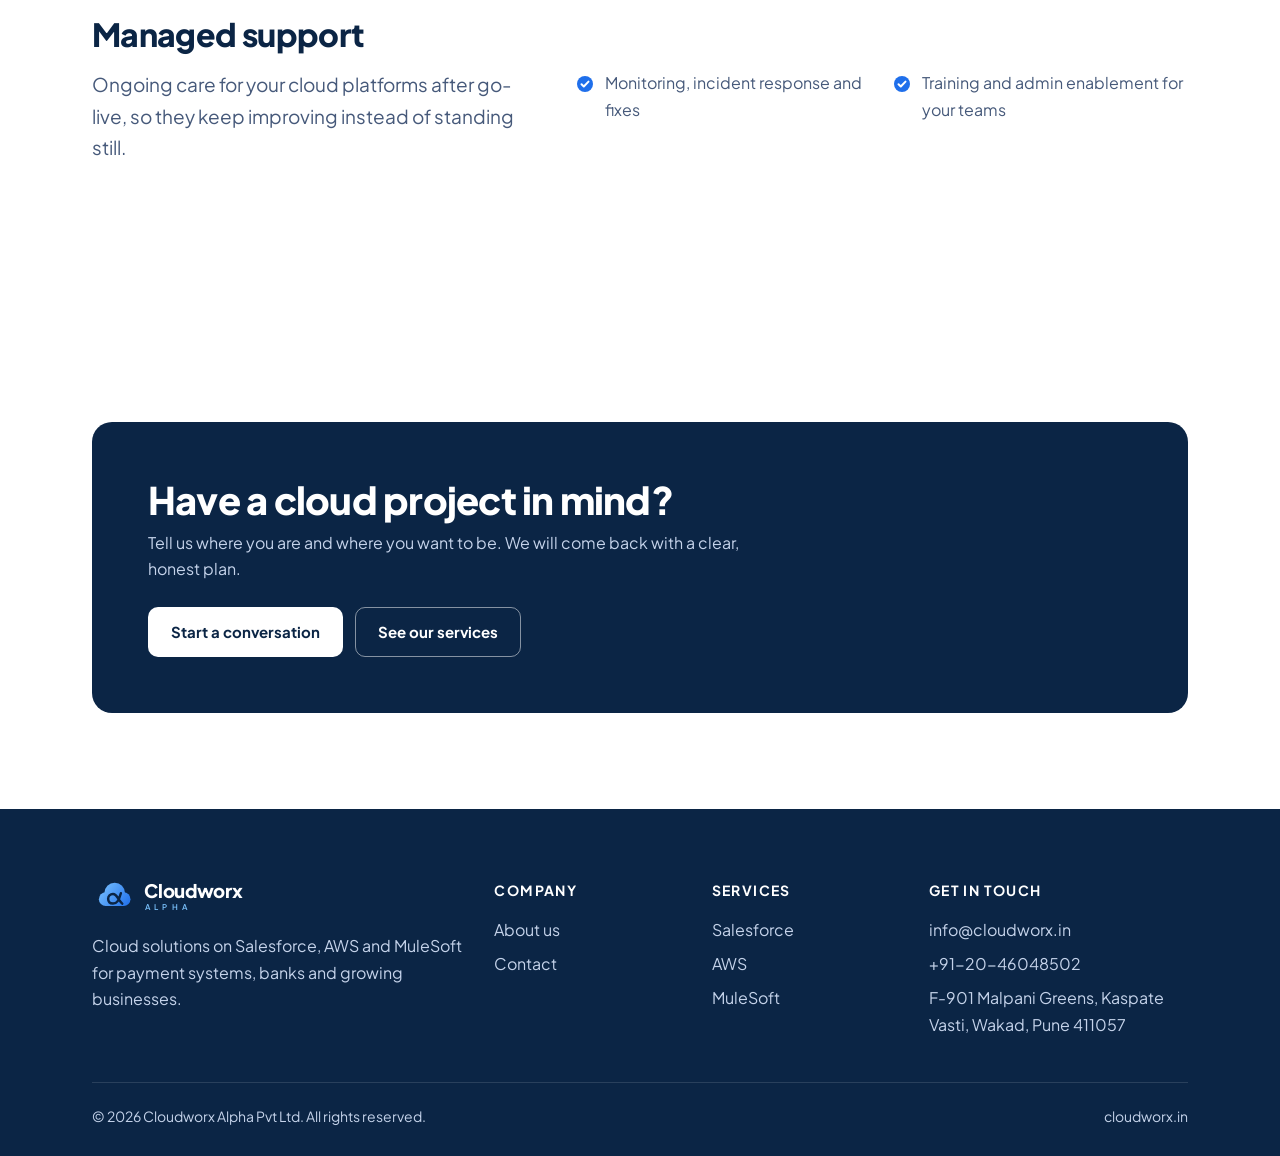
<file: services.html>
<!doctype html>
<html lang="en">
<head>
  <meta charset="utf-8">
  <meta name="viewport" content="width=device-width, initial-scale=1">
  <title>Services | Cloudworx Alpha</title>
  <meta name="description" content="Salesforce, AWS and MuleSoft services for payment systems, banks and SMEs, from implementation to managed support.">
  <meta property="og:title" content="Services | Cloudworx Alpha">
  <meta property="og:description" content="Salesforce, AWS and MuleSoft services for payment systems, banks and SMEs, from implementation to managed support.">
  <meta property="og:site_name" content="Cloudworx Alpha">
  <link rel="icon" href="assets/img/favicon.svg" type="image/svg+xml">
  <link rel="preconnect" href="https://fonts.googleapis.com">
  <link rel="preconnect" href="https://fonts.gstatic.com" crossorigin>
  <link rel="stylesheet" href="https://fonts.googleapis.com/css2?family=Plus+Jakarta+Sans:wght@400;600;700;800&display=swap">
  <link rel="stylesheet" href="assets/css/style.css">
</head>
<body>
  <a class="skip" href="#main">Skip to content</a>
  <header class="site-header">
    <div class="container nav">
      <a class="brand" href="index.html" aria-label="Cloudworx Alpha home"><svg viewBox="0 0 246 64" role="img" aria-label="Cloudworx Alpha"><defs><linearGradient id="lg-h" gradientUnits="userSpaceOnUse" x1="10" y1="14" x2="56" y2="48"><stop offset="0" stop-color="#3B8BFF"/><stop offset="1" stop-color="#0B4FC4"/></linearGradient></defs><g fill="url(#lg-h)"><circle cx="20" cy="38" r="10"/><circle cx="33" cy="29" r="15"/><circle cx="46" cy="38" r="10"/><rect x="20" y="34" width="26" height="14"/></g><path d="M42 29.5 C39 40 36.5 44.5 30.5 44.5 C25.5 44.5 23.5 41 23.5 37.5 C23.5 33.5 26.5 30.5 30.5 30.5 C36.5 30.5 38.5 40 44 44.5" fill="none" stroke="#FFFFFF" stroke-width="3.6" stroke-linecap="round" stroke-linejoin="round"/><text x="76" y="37" font-family="Plus Jakarta Sans, Segoe UI, sans-serif" font-weight="800" font-size="27" letter-spacing="-0.5" fill="#0B2545">Cloudworx</text><text x="77" y="54" font-family="Plus Jakarta Sans, Segoe UI, sans-serif" font-weight="600" font-size="11.5" letter-spacing="6.2" fill="#1F6FEB">ALPHA</text></svg></a>
      <button class="nav-toggle" aria-expanded="false" aria-controls="nav-links" aria-label="Open menu"><span></span></button>
      <ul class="nav-links" id="nav-links">
        <li><a href="index.html">Home</a></li>
        <li><a href="services.html" aria-current="page">Services</a></li>
        <li><a href="about.html">About</a></li>
        <li><a href="contact.html">Contact</a></li>
        <li class="mobile-cta"><a class="btn btn-primary" href="contact.html">Talk to us</a></li>
      </ul>
      <a class="btn btn-primary" href="contact.html">Talk to us</a>
    </div>
  </header>

  <main id="main">
    <section class="page-hero">
      <div class="container">
        <span class="eyebrow">Services</span>
        <h1>Cloud solutions on the platforms you depend on.</h1>
        <p class="lead">From strategy to support, we help payment companies, banks and SMEs get the most from Salesforce, AWS and MuleSoft.</p>
        <div class="platforms"><a class="pill" href="#salesforce">Salesforce</a><a class="pill" href="#aws">AWS</a><a class="pill" href="#mulesoft">MuleSoft</a><a class="pill" href="#support">Managed support</a></div>
      </div>
    </section>

    <section class="section" style="padding-top:24px">
      <div class="container">
        <div class="service" id="salesforce">
          <div>
            <div class="icon"><svg viewBox="0 0 24 24" fill="none" stroke="currentColor" stroke-width="2" stroke-linecap="round" stroke-linejoin="round"><path d="M17.5 19H7a5 5 0 1 1 1.1-9.9A6 6 0 0 1 19.6 11 4 4 0 0 1 17.5 19z"/></svg></div>
            <h2>Salesforce</h2>
            <p class="lead">Give your teams one view of the customer, with workflows that match how you sell and serve.</p>
          </div>
          <ul class="checks">
            <li>Sales Cloud and Service Cloud implementation</li>
            <li>Financial Services Cloud for banks and lenders</li>
            <li>Experience Cloud portals for customers and partners</li>
            <li>Custom development with Apex and Lightning Web Components</li>
            <li>OmniStudio guided journeys and integrations</li>
            <li>Org health checks, optimisation and data migration</li>
          </ul>
        </div>
        <div class="service" id="aws">
          <div>
            <div class="icon"><svg viewBox="0 0 24 24" fill="none" stroke="currentColor" stroke-width="2" stroke-linecap="round" stroke-linejoin="round"><rect x="3" y="4" width="18" height="6" rx="1.5"/><rect x="3" y="14" width="18" height="6" rx="1.5"/><path d="M7 7h.01M7 17h.01"/></svg></div>
            <h2>AWS</h2>
            <p class="lead">Infrastructure that is secure, resilient and ready to scale with your transaction volumes.</p>
          </div>
          <ul class="checks">
            <li>Cloud architecture and landing zone setup</li>
            <li>Migration of applications and data to AWS</li>
            <li>Serverless and container-based applications</li>
            <li>Security, identity and compliance controls</li>
            <li>DevOps, CI/CD pipelines and infrastructure as code</li>
            <li>Cost optimisation and performance tuning</li>
          </ul>
        </div>
        <div class="service" id="mulesoft">
          <div>
            <div class="icon"><svg viewBox="0 0 24 24" fill="none" stroke="currentColor" stroke-width="2" stroke-linecap="round" stroke-linejoin="round"><circle cx="5" cy="12" r="2.5"/><circle cx="19" cy="5" r="2.5"/><circle cx="19" cy="19" r="2.5"/><path d="M7.3 11l9.4-4.8M7.3 13l9.4 4.8"/></svg></div>
            <h2>MuleSoft</h2>
            <p class="lead">Connect core banking, payment gateways and business applications through reusable, well-governed APIs.</p>
          </div>
          <ul class="checks">
            <li>API-led connectivity strategy and design</li>
            <li>Anypoint Platform implementation</li>
            <li>Payment gateway and core banking integration</li>
            <li>Salesforce and AWS integration</li>
            <li>API security, governance and monitoring</li>
            <li>Legacy integration modernisation</li>
          </ul>
        </div>
        <div class="service" id="support">
          <div>
            <div class="icon"><svg viewBox="0 0 24 24" fill="none" stroke="currentColor" stroke-width="2" stroke-linecap="round" stroke-linejoin="round"><path d="M12 3l8 3v6c0 4.5-3.4 8.3-8 9-4.6-.7-8-4.5-8-9V6l8-3z"/><path d="M8.5 12l2.5 2.5 4.5-5"/></svg></div>
            <h2>Managed support</h2>
            <p class="lead">Ongoing care for your cloud platforms after go-live, so they keep improving instead of standing still.</p>
          </div>
          <ul class="checks">
            <li>Application and platform support</li>
            <li>Release management and enhancements</li>
            <li>Monitoring, incident response and fixes</li>
            <li>Training and admin enablement for your teams</li>
          </ul>
        </div>
      </div>
    </section>

    <section class="section">
      <div class="container">
        <div class="cta-band">
          <div>
            <h2>Have a cloud project in mind?</h2>
            <p>Tell us where you are and where you want to be. We will come back with a clear, honest plan.</p>
          </div>
          <div class="actions">
            <a class="btn btn-light" href="contact.html">Start a conversation</a>
            <a class="btn btn-outline-light" href="services.html">See our services</a>
          </div>
        </div>
      </div>
    </section>
  </main>

  <footer class="site-footer">
    <div class="container">
      <div class="footer-grid">
        <div>
          <a class="brand" href="index.html" aria-label="Cloudworx Alpha home"><svg viewBox="0 0 246 64" role="img" aria-label="Cloudworx Alpha"><defs><linearGradient id="lg-f" gradientUnits="userSpaceOnUse" x1="10" y1="14" x2="56" y2="48"><stop offset="0" stop-color="#7CC4FF"/><stop offset="1" stop-color="#1F6FEB"/></linearGradient></defs><g fill="url(#lg-f)"><circle cx="20" cy="38" r="10"/><circle cx="33" cy="29" r="15"/><circle cx="46" cy="38" r="10"/><rect x="20" y="34" width="26" height="14"/></g><path d="M42 29.5 C39 40 36.5 44.5 30.5 44.5 C25.5 44.5 23.5 41 23.5 37.5 C23.5 33.5 26.5 30.5 30.5 30.5 C36.5 30.5 38.5 40 44 44.5" fill="none" stroke="#0B2545" stroke-width="3.6" stroke-linecap="round" stroke-linejoin="round"/><text x="76" y="37" font-family="Plus Jakarta Sans, Segoe UI, sans-serif" font-weight="800" font-size="27" letter-spacing="-0.5" fill="#FFFFFF">Cloudworx</text><text x="77" y="54" font-family="Plus Jakarta Sans, Segoe UI, sans-serif" font-weight="600" font-size="11.5" letter-spacing="6.2" fill="#7CC4FF">ALPHA</text></svg></a>
          <p style="margin-top:16px;max-width:36ch">Cloud solutions on Salesforce, AWS and MuleSoft for payment systems, banks and growing businesses.</p>
        </div>
        <div>
          <h4>Company</h4>
          <ul><li><a href="about.html">About us</a></li><li><a href="contact.html">Contact</a></li></ul>
        </div>
        <div>
          <h4>Services</h4>
          <ul><li><a href="services.html#salesforce">Salesforce</a></li><li><a href="services.html#aws">AWS</a></li><li><a href="services.html#mulesoft">MuleSoft</a></li></ul>
        </div>
        <div>
          <h4>Get in touch</h4>
          <ul><li><a href="mailto:info@cloudworx.in">info@cloudworx.in</a></li><li><a href="tel:+912046048502">+91-20-46048502</a></li><li>F-901 Malpani Greens, Kaspate Vasti, Wakad, Pune 411057</li></ul>
        </div>
      </div>
      <div class="footer-bottom">
        <span>&copy; <span id="year">2026</span> Cloudworx Alpha Pvt Ltd. All rights reserved.</span>
        <span>cloudworx.in</span>
      </div>
    </div>
  </footer>
  <script src="assets/js/main.js"></script>
</body>
</html>
</file>
<file: assets/css/style.css>
/* Cloudworx Alpha — brand: Alpha Cloud (Navy, Azure, Sky, Cloud; Plus Jakarta Sans) */
:root {
  --navy: #0B2545;
  --azure: #1F6FEB;
  --azure-dark: #0B4FC4;
  --sky: #7CC4FF;
  --cloud: #F2F7FF;
  --ink: #1A2B45;
  --sub: #46597A;
  --line: #DCE6F5;
  --white: #FFFFFF;
  --radius: 14px;
  --shadow: 0 18px 40px -24px rgba(11, 37, 69, .35);
  --font: 'Plus Jakarta Sans', system-ui, -apple-system, 'Segoe UI', sans-serif;
  --max: 1160px;
}

*, *::before, *::after { box-sizing: border-box; }
html { scroll-behavior: smooth; }
body {
  margin: 0;
  font-family: var(--font);
  font-size: 16px;
  line-height: 1.65;
  color: var(--ink);
  background: var(--white);
  -webkit-font-smoothing: antialiased;
}
img, svg { max-width: 100%; display: block; }
a { color: var(--azure); }
h1, h2, h3 { color: var(--navy); line-height: 1.15; letter-spacing: -0.02em; margin: 0 0 .5em; text-wrap: balance; }
h1 { font-size: clamp(34px, 5vw, 56px); font-weight: 800; }
h2 { font-size: clamp(26px, 3.4vw, 38px); font-weight: 800; }
h3 { font-size: 20px; font-weight: 700; }
p { margin: 0 0 1em; }

.container { max-width: var(--max); margin: 0 auto; padding-inline: clamp(16px, 4vw, 32px); }
.eyebrow {
  display: inline-block; margin-bottom: 14px;
  font-size: 13px; font-weight: 700; letter-spacing: .12em; text-transform: uppercase; color: var(--azure);
}
.lead { font-size: clamp(17px, 1.6vw, 19px); color: var(--sub); max-width: 60ch; }
.skip { position: absolute; left: -999px; top: 8px; background: var(--navy); color: #fff; padding: 8px 14px; border-radius: 8px; z-index: 100; }
.skip:focus { left: 8px; }

/* Buttons */
.btn {
  display: inline-flex; align-items: center; gap: 8px;
  padding: 12px 22px; border-radius: 10px; border: 1.5px solid transparent;
  font: inherit; font-weight: 700; font-size: 15px; text-decoration: none; cursor: pointer;
  transition: background .15s, border-color .15s, transform .15s;
}
.btn:hover { transform: translateY(-1px); }
.btn-primary { background: var(--azure); color: #fff; }
.btn-primary:hover { background: var(--azure-dark); }
.btn-ghost { border-color: rgba(11, 37, 69, .25); color: var(--navy); background: transparent; }
.btn-ghost:hover { border-color: var(--navy); }
.btn-light { background: #fff; color: var(--navy); }
.btn-outline-light { border-color: rgba(255,255,255,.5); color: #fff; }
.btn-outline-light:hover { border-color: #fff; }
:focus-visible { outline: 3px solid var(--sky); outline-offset: 2px; }

/* Header */
.site-header {
  position: sticky; top: 0; z-index: 50;
  background: rgba(255,255,255,.92); backdrop-filter: blur(10px);
  border-bottom: 1px solid var(--line);
}
.nav { display: flex; align-items: center; gap: 24px; min-height: 72px; }
.brand { display: flex; align-items: center; }
.brand svg { height: 44px; width: auto; }
.nav-links { display: flex; align-items: center; gap: 28px; margin-left: auto; list-style: none; padding: 0; margin-block: 0; }
.nav-links a { color: var(--navy); text-decoration: none; font-weight: 600; font-size: 15px; padding: 6px 0; border-bottom: 2px solid transparent; }
.nav-links a:hover { color: var(--azure); }
.nav-links a[aria-current="page"] { color: var(--azure); border-bottom-color: var(--azure); }
.nav .btn { padding: 10px 18px; }
.nav-toggle { display: none; margin-left: auto; background: none; border: 1px solid var(--line); border-radius: 10px; width: 44px; height: 44px; cursor: pointer; }
.nav-toggle span, .nav-toggle span::before, .nav-toggle span::after { display: block; width: 20px; height: 2px; background: var(--navy); margin: 0 auto; position: relative; content: ''; transition: transform .2s; }
.nav-toggle span::before { position: absolute; top: -6px; }
.nav-toggle span::after { position: absolute; top: 6px; }

/* Hero */
.hero { background: linear-gradient(135deg, var(--cloud) 0%, #DCEBFF 100%); padding: clamp(56px, 9vw, 110px) 0; overflow: hidden; position: relative; }
.hero-grid { display: grid; grid-template-columns: minmax(0, 7fr) minmax(0, 5fr); gap: 48px; align-items: center; }
.hero h1 { max-width: 16ch; }
.hero .actions { display: flex; flex-wrap: wrap; gap: 12px; margin-top: 28px; }
.hero-art { position: relative; }
.hero-art svg { width: 100%; height: auto; filter: drop-shadow(0 30px 40px rgba(11,79,196,.25)); }
.page-hero { background: linear-gradient(135deg, var(--cloud) 0%, #DCEBFF 100%); padding: clamp(48px, 7vw, 84px) 0; }
.page-hero h1 { font-size: clamp(32px, 4.4vw, 48px); max-width: 20ch; }

/* Sections */
.section { padding: clamp(56px, 8vw, 96px) 0; }
.section-alt { background: var(--cloud); }
.section-head { max-width: 680px; margin-bottom: 44px; }
.section-head p { color: var(--sub); }

.platforms { display: flex; flex-wrap: wrap; gap: 10px; margin-top: 24px; }
.pill { background: #fff; border: 1px solid var(--line); border-radius: 999px; padding: 6px 14px; font-size: 14px; font-weight: 600; color: var(--navy); }

.grid-3 { display: grid; grid-template-columns: repeat(3, minmax(0, 1fr)); gap: 24px; }
.grid-2 { display: grid; grid-template-columns: repeat(2, minmax(0, 1fr)); gap: 24px; }
.card {
  background: #fff; border: 1px solid var(--line); border-radius: var(--radius); padding: 28px;
  box-shadow: var(--shadow); display: flex; flex-direction: column;
}
.card p { color: var(--sub); }
.card ul { margin: 4px 0 0; padding-left: 20px; color: var(--sub); }
.card ul li { margin-bottom: 6px; }
.card .more { margin-top: auto; font-weight: 700; text-decoration: none; }
.icon {
  width: 52px; height: 52px; border-radius: 12px; display: grid; place-items: center;
  background: linear-gradient(135deg, #3B8BFF, var(--azure-dark)); color: #fff; margin-bottom: 18px;
}
.icon svg { width: 26px; height: 26px; }

.industries .card { box-shadow: none; }
.industry-tag { font-size: 13px; font-weight: 700; color: var(--azure); text-transform: uppercase; letter-spacing: .1em; margin-bottom: 8px; }

/* Strengths */
.strengths { display: grid; grid-template-columns: repeat(2, minmax(0, 1fr)); gap: 24px; }
.strength { background: var(--navy); color: #fff; } .strength h3, .cta-band h2 { color: #fff; } .strength { border-radius: var(--radius); padding: 36px; }
.strength p { color: #C5D3EA; }
.strength .icon { background: rgba(124,196,255,.15); color: var(--sky); }

/* Process */
.steps { counter-reset: step; display: grid; grid-template-columns: repeat(4, minmax(0, 1fr)); gap: 20px; list-style: none; padding: 0; margin: 0; }
.steps li { counter-increment: step; border-top: 3px solid var(--azure); padding-top: 18px; }
.steps li::before { content: '0' counter(step); display: block; font-weight: 800; font-size: 14px; color: var(--azure); margin-bottom: 6px; letter-spacing: .08em; }
.steps p { color: var(--sub); font-size: 15px; }

/* CTA band */
.cta-band { background: var(--navy); color: #fff; border-radius: 20px; padding: clamp(32px, 5vw, 56px); display: flex; align-items: center; justify-content: space-between; gap: 24px; flex-wrap: wrap; position: relative; overflow: hidden; }
.cta-band h2 { margin-bottom: 8px; }
.cta-band p { color: #C5D3EA; margin: 0; max-width: 52ch; }
.cta-band .actions { display: flex; gap: 12px; flex-wrap: wrap; }

/* Service detail */
.service { display: grid; grid-template-columns: minmax(0, 5fr) minmax(0, 7fr); gap: 48px; padding: 48px 0; border-bottom: 1px solid var(--line); scroll-margin-top: 90px; }
.service:last-child { border-bottom: 0; }
.service h2 { font-size: clamp(24px, 3vw, 32px); }
.service .checks { list-style: none; padding: 0; margin: 0; display: grid; grid-template-columns: repeat(2, minmax(0, 1fr)); gap: 12px 24px; }
.service .checks li { position: relative; padding-left: 28px; color: var(--sub); }
.service .checks li::before {
  content: ''; position: absolute; left: 0; top: 6px; width: 16px; height: 16px; border-radius: 50%;
  background: var(--azure) url("data:image/svg+xml,%3Csvg xmlns='http://www.w3.org/2000/svg' viewBox='0 0 16 16'%3E%3Cpath d='M4.5 8.2l2.3 2.3 4.7-4.9' fill='none' stroke='%23fff' stroke-width='2' stroke-linecap='round' stroke-linejoin='round'/%3E%3C/svg%3E") center/16px no-repeat;
}

/* About */
.values { display: grid; grid-template-columns: repeat(4, minmax(0, 1fr)); gap: 20px; }
.value h3 { font-size: 18px; }
.value p { color: var(--sub); font-size: 15px; }
.split { display: grid; grid-template-columns: minmax(0, 1fr) minmax(0, 1fr); gap: 56px; align-items: center; }
.quote { font-size: clamp(20px, 2.2vw, 26px); font-weight: 700; line-height: 1.4; color: var(--navy); border-left: 4px solid var(--azure); padding-left: 24px; margin: 0; }

/* Contact */
.contact-grid { display: grid; grid-template-columns: minmax(0, 5fr) minmax(0, 7fr); gap: 48px; align-items: start; }
.contact-info { display: grid; gap: 20px; }
.contact-item { display: flex; gap: 16px; align-items: flex-start; }
.contact-item .icon { margin: 0; flex: none; width: 44px; height: 44px; }
.contact-item .icon svg { width: 22px; height: 22px; }
.contact-item strong { display: block; }
.contact-item span, .contact-item a { color: var(--sub); }
form.card { gap: 18px; }
.field { display: grid; gap: 6px; }
.field-row { display: grid; grid-template-columns: 1fr 1fr; gap: 18px; }
label { font-weight: 600; font-size: 14px; }
input, select, textarea {
  font: inherit; font-size: 15px; color: var(--ink); background: #fff;
  border: 1.5px solid var(--line); border-radius: 10px; padding: 12px 14px; width: 100%;
}
input:focus, select:focus, textarea:focus { outline: none; border-color: var(--azure); box-shadow: 0 0 0 3px rgba(31,111,235,.15); }
textarea { min-height: 140px; resize: vertical; }
.form-note { font-size: 13px; color: var(--sub); margin: 0; }
.form-status { font-weight: 600; color: var(--azure); margin: 0; }

/* Footer */
.site-footer { background: var(--navy); color: #C5D3EA; padding: 64px 0 28px; margin-top: 0; }
.footer-grid { display: grid; grid-template-columns: 2fr 1fr 1fr 1.4fr; gap: 32px; }
.site-footer .brand svg { height: 44px; }
.site-footer h4 { color: #fff; font-size: 14px; letter-spacing: .1em; text-transform: uppercase; margin: 6px 0 14px; }
.site-footer ul { list-style: none; padding: 0; margin: 0; display: grid; gap: 8px; }
.site-footer a { color: #C5D3EA; text-decoration: none; }
.site-footer a:hover { color: #fff; }
.footer-bottom { border-top: 1px solid rgba(255,255,255,.12); margin-top: 44px; padding-top: 22px; font-size: 14px; display: flex; justify-content: space-between; gap: 16px; flex-wrap: wrap; }

/* Responsive */
@media (max-width: 960px) {
  .hero-grid, .split, .contact-grid, .service { grid-template-columns: 1fr; }
  .hero-art { max-width: 380px; }
  .grid-3, .values { grid-template-columns: repeat(2, minmax(0, 1fr)); }
  .steps { grid-template-columns: repeat(2, minmax(0, 1fr)); }
  .footer-grid { grid-template-columns: 1fr 1fr; }
  .service { gap: 20px; }
}
@media (max-width: 820px) {
  .nav-toggle { display: block; }
  .nav > .btn { display: none; }
  .nav-links {
    position: absolute; top: 72px; left: 0; right: 0; flex-direction: column; align-items: stretch; gap: 0;
    background: #fff; border-bottom: 1px solid var(--line); padding: 8px clamp(16px, 4vw, 32px) 16px;
    display: none;
  }
  .nav-links.open { display: flex; }
  .nav-links a { display: block; padding: 12px 0; border-bottom: 1px solid var(--line); }
  .nav-links a[aria-current="page"] { border-bottom-color: var(--line); }
  .nav-links .mobile-cta { display: block; margin-top: 12px; }
  .nav-links .mobile-cta a { border: 0; text-align: center; color: #fff; justify-content: center; }
}
@media (min-width: 821px) { .nav-links .mobile-cta { display: none; } }
@media (max-width: 600px) {
  .grid-3, .grid-2, .values, .strengths, .steps, .footer-grid, .field-row, .service .checks { grid-template-columns: 1fr; }
  .hero-art { display: none; }
  .brand svg { height: 38px; }
}
@media (prefers-reduced-motion: reduce) { html { scroll-behavior: auto; } * { transition: none !important; } }
.hp { display: none !important; }
.form-status.error { color: #C62828; }
.form-status.success { color: #1B7F4B; }
button[disabled] { opacity: .6; cursor: wait; }
</file>
